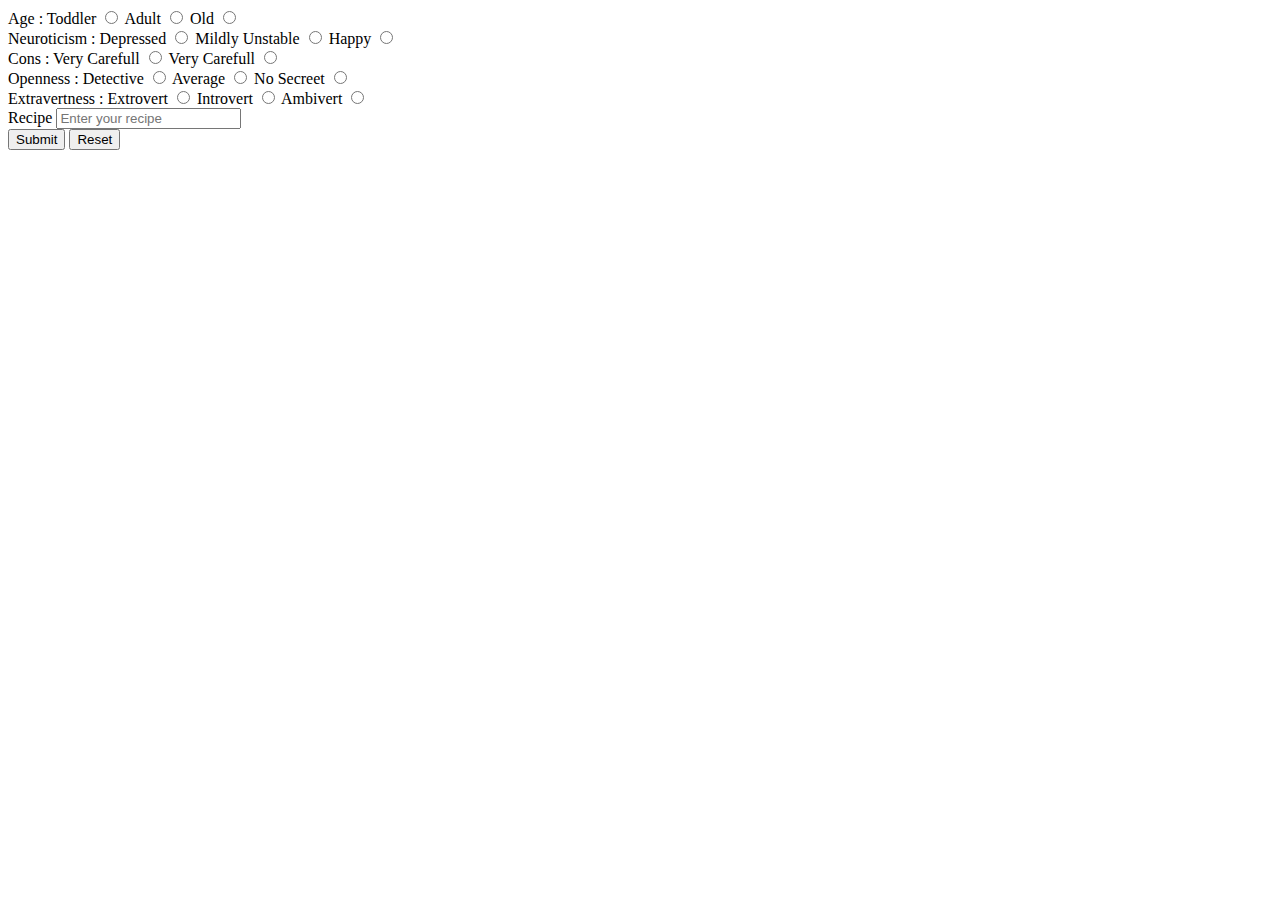
<file: templates/advanced_input1.html>
<!DOCTYPE html>
<html lang="en">

<head>
    <meta charset="UTF-8">
    <meta http-equiv="X-UA-Compatible" content="IE=edge">
    <meta name="viewport" content="width=device-width, initial-scale=1.0">
    <title>Advanced Input</title>
</head>

<body>
    <form action="/submit_advanced" method="post">
        <label for="Age">Age : </label>
        <label for="toddler">Toddler</label>
        <input type="radio" id="toddler" name="age" value="kid">
        <label for="adult">Adult</label>
        <input type="radio" id="adult" name="age" value="adult">
        <label for="old">Old</label>
        <input type="radio" id="old" name="age" value="old">

        <br>

        <label for="Neuroticism_input">Neuroticism : </label>
        <label for="depressed">Depressed</label>
        <input type="radio" id="depressed" name="neuro" value="depressed">
        <label for="mildly_unstable">Mildly Unstable</label>
        <input type="radio" id="mildly_unstaable" name="neuro" value="mildly instable">
        <label for="happy">Happy</label>
        <input type="radio" id="happy" name="neuro" value="disorganized">

        <br>

        <label for="Cons">Cons : </label>
        <label for="Very_Carefull">Very Carefull</label>
        <input type="radio" id="Very_carefull" name="cons" value="very careful">
        <label for="disorganised">Very Carefull</label>
        <input type="radio" id="disorganised" name="cons" value="disorganized">

        <br>

        <label for="Openness">Openness : </label>
        <label for="Detective">Detective</label>
        <input type="radio" id="Detective" name="secret" value="detective">
        <label for="average">Average</label>
        <input type="radio" id="Detective" name="secret" value="average">
        <label for="no_secret">No Secreet</label>
        <input type="radio" id="no_secret" name="secret" value="very open">

        <br>

        <label for="extravertness">Extravertness : </label>
        <label for="Extrovert">Extrovert</label>
        <input type="radio" id="Extrovert" name="extra" value="extrovert">

        <label for="Introvert">Introvert</label>
        <input type="radio" id="Introvert" name="extra" value="introvert">

        <label for="Ambivert">Ambivert</label>
        <input type="radio" id="Ambivert" name="extra" value="ambivert">

        <br>

        <label for="recipe">Recipe</label>
        <input type="text" id="recipe" name="recipe" placeholder="Enter your recipe">

        <br>
        <input type="submit">
        <input type="reset">
    </form>
</body>

</html>
</file>
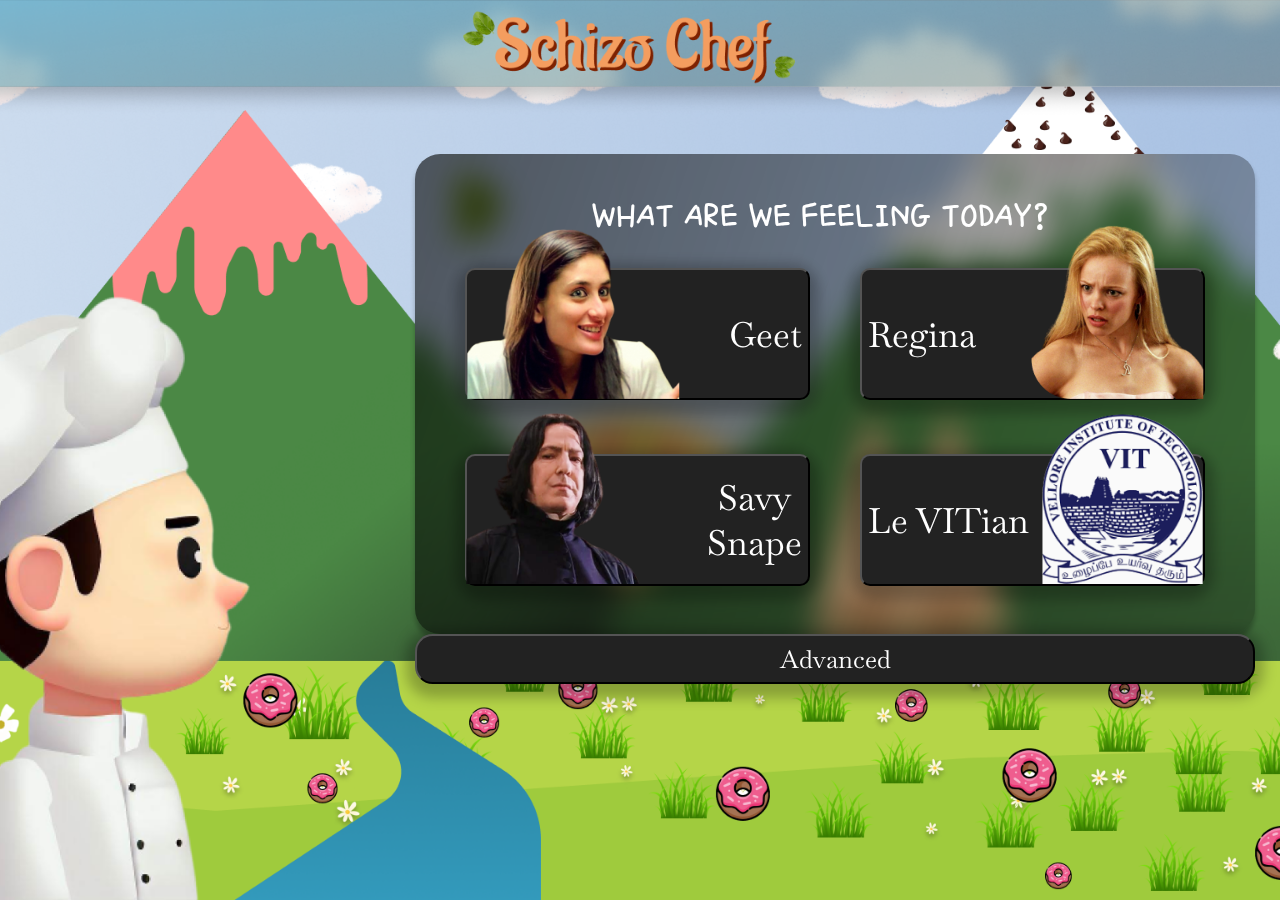
<file: templates/feeling.html>
<!DOCTYPE html>
<html lang="en">

<head>
    <meta charset="UTF-8">
    <meta http-equiv="X-UA-Compatible" content="IE=edge">
    <meta name="viewport" content="width=device-width, initial-scale=1.0">
    <title>Feeling selection</title>
    <link href="/static/css/feeling_style.css" rel="stylesheet">
    <link rel="preconnect" href="https://fonts.googleapis.com">
    <link rel="preconnect" href="https://fonts.gstatic.com" crossorigin>
    <link href="https://fonts.googleapis.com/css2?family=Aladin&family=Baskervville&family=Single+Day&display=swap" rel="stylesheet">
</head>

<body>
    <div class="heading_box">
    </div>
    
    <form action="/submit_personality" method="post">
        <div class="input_personality_form">
            <div class="form_title">
                <p>What are we feeling today?</p>
            </div>
            <img class="regina_image" src="/static/images/regina.png">
            <img  class="snape_image" src="/static/images/snape.png">
            <img class="geet_image" src="/static/images/geet.png">
            <img class="leVitian_image" src="/static/images/levit.png">
            <div class="input_button button1">
                <!-- <img class="Regina_image" src="/static/images/regina.png"> -->
                <button onclick="input_personality('emotion 1')" value="Sass_Queen_Regina"
                    class="input_box box2">Regina</button>
            </div>
            <div class="input_button button2">
                <button onclick="input_personality('emotion 2')" value="passive-aggressive-snape"
                    class="input_box box3">Savy<br>Snape</button>
                
            </div>
            <div class="input_button button3">
                <button onclick="input_personality('emotion 3')" value="overly-happy-geet"
                    class="input_box box1">Geet</button>
            </div>
            <div class="input_button button4">
                <button onclick="input_personality('emotion 4')" value="sad"
                    class="input_box box4">Le VITian</button>
            </div>
            <div class="button5">
                <button onclick="input_personality('advanced')" value="advanced"
                        class="box5">Advanced</button>
            </div>
        </div>
        <script>
            function input_personality(emotion) {
                document.getElementById("personality_input").value = emotion;

                document.querySelector("form").submit();
            }
        </script>
        <input id="personality_input" value="" type="hidden" name="personality">
        
    </form>
</body>

</html>
</file>
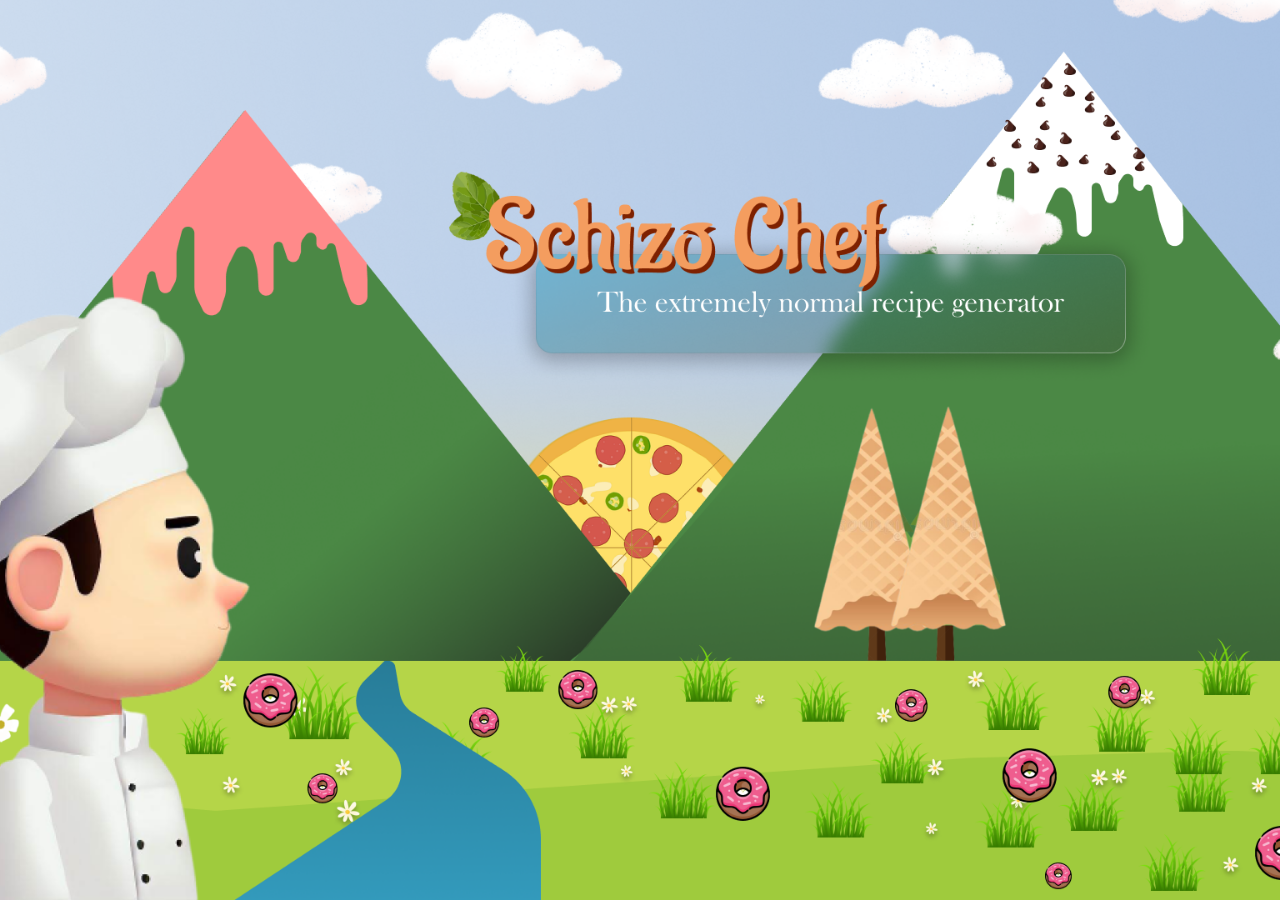
<file: templates/front_page.html>
<!DOCTYPE html>
<html lang="en">
<head>
    <meta charset="UTF-8">
    <meta http-equiv="X-UA-Compatible" content="IE=edge">
    <meta name="viewport" content="width=device-width, initial-scale=1.0">
    <title>Redirect Example</title>
    <link href="/static/css/front_page_style.css" rel="stylesheet">
    <script>
        function redirect_feeling() {
            window.location.href = "/feeling";
        }
    </script>
</head>
<body onclick="redirect_feeling()">
    <div class="container"></div>
</body>
</html>
</file>
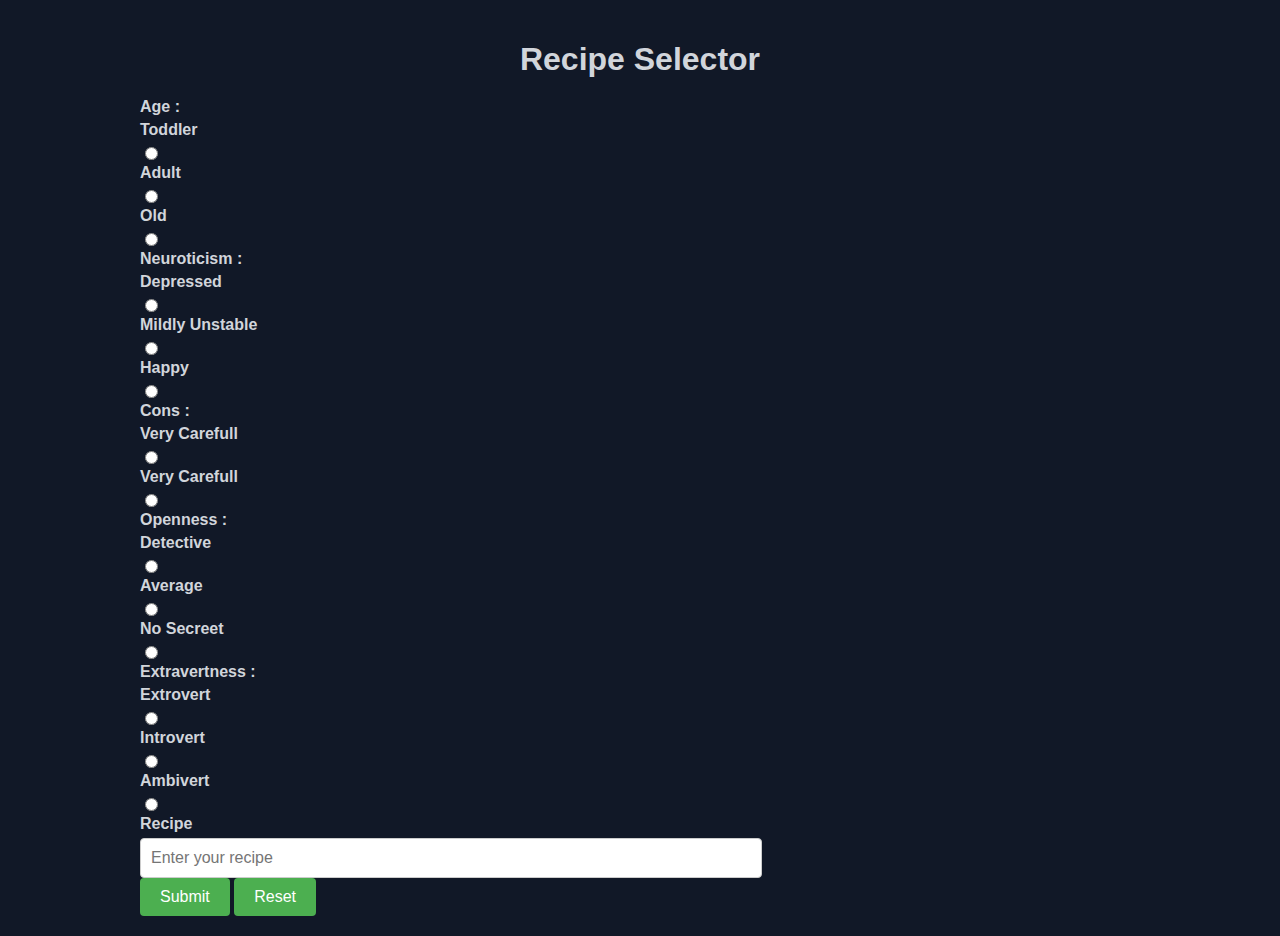
<file: templates/index2.html>
<!DOCTYPE html>
<html lang="en">

<head>
    <meta charset="UTF-8">
    <meta http-equiv="X-UA-Compatible" content="IE=edge">
    <meta name="viewport" content="width=device-width, initial-scale=1.0">
    <link href="/static/css/index_style.css" rel="stylesheet">
    <title>Document</title>
</head>

<body>
    <div class="container">
        <h1>Recipe Selector</h1>
        <form action="/submit" method="post">
            <label for="Age">Age : </label>
            <label for="toddler">Toddler</label>
            <input type="radio" id="toddler" name="age" value="Toddler">
            <label for="adult">Adult</label>
            <input type="radio" id="adult" name="age" value="Adult">
            <label for="old">Old</label>
            <input type="radio" id="old" name="age" value="Old">
    
            <br>
    
            <label for="Neuroticism_input">Neuroticism : </label>
            <label for="depressed">Depressed</label>
            <input type="radio" id="depressed" name="neuro" value="Depressed">
            <label for="mildly_unstable">Mildly Unstable</label>
            <input type="radio" id="mildly_unstaable" name="neuro" value="Mildly Unstable">
            <label for="happy">Happy</label>
            <input type="radio" id="happy" name="neuro" value="Happy">
    
            <br>
    
            <label for="Cons">Cons : </label>
            <label for="Very_Carefull">Very Carefull</label>
            <input type="radio" id="Very_carefull" name="cons" value="very_carefull">
            <label for="disorganised">Very Carefull</label>
            <input type="radio" id="disorganised" name="cons" value="disorganised">
    
            <br>
    
            <label for="Openness">Openness : </label>
            <label for="Detective">Detective</label>
            <input type="radio" id="Detective" name="secret" value="secret">
            <label for="average">Average</label>
            <input type="radio" id="Detective" name="secret" value="average">
            <label for="no_secret">No Secreet</label>
            <input type="radio" id="no_secret" name="secret" value="no secret">
    
            <br>
    
            <label for="extravertness">Extravertness : </label>
            <label for="Extrovert">Extrovert</label>
            <input type="radio" id="Extrovert" name="extra" value="extrovert">
    
            <label for="Introvert">Introvert</label>
            <input type="radio" id="Introvert" name="extra" value="introvert">
    
            <label for="Ambivert">Ambivert</label>
            <input type="radio" id="Ambivert" name="extra" value="ambivert">
    
            <br>
    
            <label for="recipe">Recipe</label>
            <input type="text" id="recipe" name="recipe" placeholder="Enter your recipe">
    
            <br>
            <input type="submit">
            <input type="reset">
        </form>
    </div>
</body>

</html>
</file>
<file: static/css/feeling_style.css>
body{
    background-image:url('/static/images/Desktop_2.png');
    margin:0;
    padding: 0;
    padding-top: 10px;
    height:100%;
    overflow:hidden;
    background-repeat: no-repeat;
    background-attachment:fixed;
    background-position:top;
    background-size: cover;
    position: relative;
}

.form_title{
    width: 77%;
    top:25.44px;
    height:46.81px;
    padding-left: 21%;
    /* position: absolute; */
    align-items: center;
    /* position: absolute; */
    font-family: 'Single Day', cursive;
    font-size: 38px;
    /* identical to box height */
    text-transform: uppercase;
    color: #FFFFFF;
}

.input_personality_form{
    box-sizing: border-box;
    position: absolute;
    width: 840px;
    height: 480px;
    left: 415px;
    top: 154px;

    background: linear-gradient(109.2deg, rgba(0, 0, 0, 0.6) 0%, rgba(0, 0, 0, 0.25) 100%);
    box-shadow: 0px 5.02377px 5.02377px rgba(0, 0, 0, 0.25);
    backdrop-filter: blur(15.6993px);
    /* Note: backdrop-filter has minimal browser support */

    border-radius: 25.1188px;
}

.input_button{
/* Rectangle 10 */
    box-sizing: border-box;
    position: absolute;
    width: 344.4px;
    height: 131.62px;

    background: #222222;
    box-shadow: 0px 5.02377px 12.5594px 8.79159px rgba(0, 0, 0, 0.25);
    border-radius: 17.5832px;
}

.button1{
    left: 445.2px;
    top: 114.42px;
}

.button2{
    left: 50.4px;
    top: 300.46px;
}

.button3{
    left: 50.4px;
    top: 114.42px;
}

.button4{
    left: 445.2px;
    top: 300.46px;
}

.input_box {
    box-sizing: border-box;
    display: flex;
    align-items: center;
    justify-content: center;
    width: 344.4px;
    height: 131.6px;
    /* margin: 20px; */
    border-radius: 10px;
    font-family: 'Baskervville', serif;
    color: #FFFFFF;
    font-size: 35px;
    background-color: #222222;
    cursor: pointer;
    transition: background-color 0.3s ease;
}

.input_box:hover {
    background-color: #F49D5F;
}

.input_content {
    font-family: 'Aladin';
    font-style: normal;
    font-weight: 400;
    font-size: 24px;
    line-height: 29px;
    color: #000000;
}

.box1 {
    background-color: #222222;
    justify-content: right;
}

.box2 {
    background-color: #222222;
    justify-content: left;
}

.box3 {
    background-color: #222222;
    justify-content: right;
}

.box4 {
    background-color: #222222;
    justify-content: left;
}

.box5{
    position:absolute;
    font-size: 25px;
    font-family: 'Baskervville', serif;
    color: #FFFFFF;
    top:100%;
    left:0;
    height:50px;
    width:100%;
    cursor: pointer;
    transition: background-color 0.3s ease;
    background: #222222;
    box-shadow: 0px 5.02377px 12.5594px 8.79159px rgba(0, 0, 0, 0.25);
    border-radius: 17.5832px;
}

.box5:hover{
    background-color: #F49D5F;
}

.regina_image{
    position:absolute;
    left:616px;
    top: 65px;
    width: px;
    height: 180px;

    /* border-radius: 0px 87.9159px 50.2377px 0px; */
    transform: matrix(1, 0, 0, 1, 0, 0);
    z-index: 1;
}

.snape_image{
    left:51px;
    top:230px;
    z-index: 1;
    position: absolute;
    width: px;
    height: 200px;
    transform: matrix(1, 0, 0, 1, 0, 0);
}

.geet_image{
    left:52px;
    top:75px;
    z-index: 1;
    position: absolute;
    width: px;
    height: 170px;
    transform: matrix(1, 0, 0, 1, 0, 0);
}

.leVitian_image{
    left:627px;
    top:260px;
    z-index: 1;
    position: absolute;
    width: px;
    height: 170px;
    transform: matrix(1, 0, 0, 1, 0, 0);
}
</file>
<file: static/css/front_page_style.css>
body{
    background-image:url('/static/images/Desktop_1.png');
    margin:0;
    padding: 0;
    height:100vh;
    overflow:hidden;
    background-repeat: no-repeat;
    background-attachment:fixed;
    background-position:center;
    background-size: cover;
    position: relative;
    /* width: 1440px;
    height: 1024px; */
}

.container {
    width: 100%;
    height: 100%;
}
</file>
<file: static/css/index_style.css>
body {
    font-family: Arial, sans-serif;
    color: rgb(209, 213, 219);
    background-color: rgb(17,24,39);
    margin: 0;
    padding: 0;
}

.container {
    max-width: 1000px;
    margin: 0 auto;
    padding: 20px;
    overflow-wrap: break-word;
}
.toolbar{
    position: absolute;
    width: 1949px;
    height: 104px;
    left: -29px;
    top: -1px;

    background: linear-gradient(112.27deg, rgba(244, 157, 95, 0.25) 7.01%, rgba(164, 190, 225, 0.13) 98.87%);
    box-shadow: 0px 4px 26px 6px rgba(0, 0, 0, 0.25);
    backdrop-filter: blur(12.5px);
    /* Note: backdrop-filter has minimal browser support */

    border-radius: 0px 0px 20px 20px;
}
h1 {
    text-align: center;
    margin-bottom: 20px;
}

.form-group {
    margin-bottom: 20px;
}

.age_input label,
.age_input input[type="radio"] {
    display: inline-block;
    vertical-align: middle;
}

label {
    display: block;
    font-weight: bold;
    margin-bottom: 5px;
}

select,
input[type="text"] {
    width: 600px;
    padding: 10px;
    font-size: 16px;
    border: 1px solid #ccc;
    border-radius: 4px;
}

input[type="submit"],
input[type="reset"] {
    padding: 10px 20px;
    font-size: 16px;
    background-color: #4caf50;
    color: white;
    border: none;
    border-radius: 4px;
    cursor: pointer;
}

.response-form {
    padding: 20px;
    border-radius: 4px;
    margin-top: 20px;
    white-space: pre-wrap;
    word-wrap: break-word;
    overflow: auto;
}
</file>
